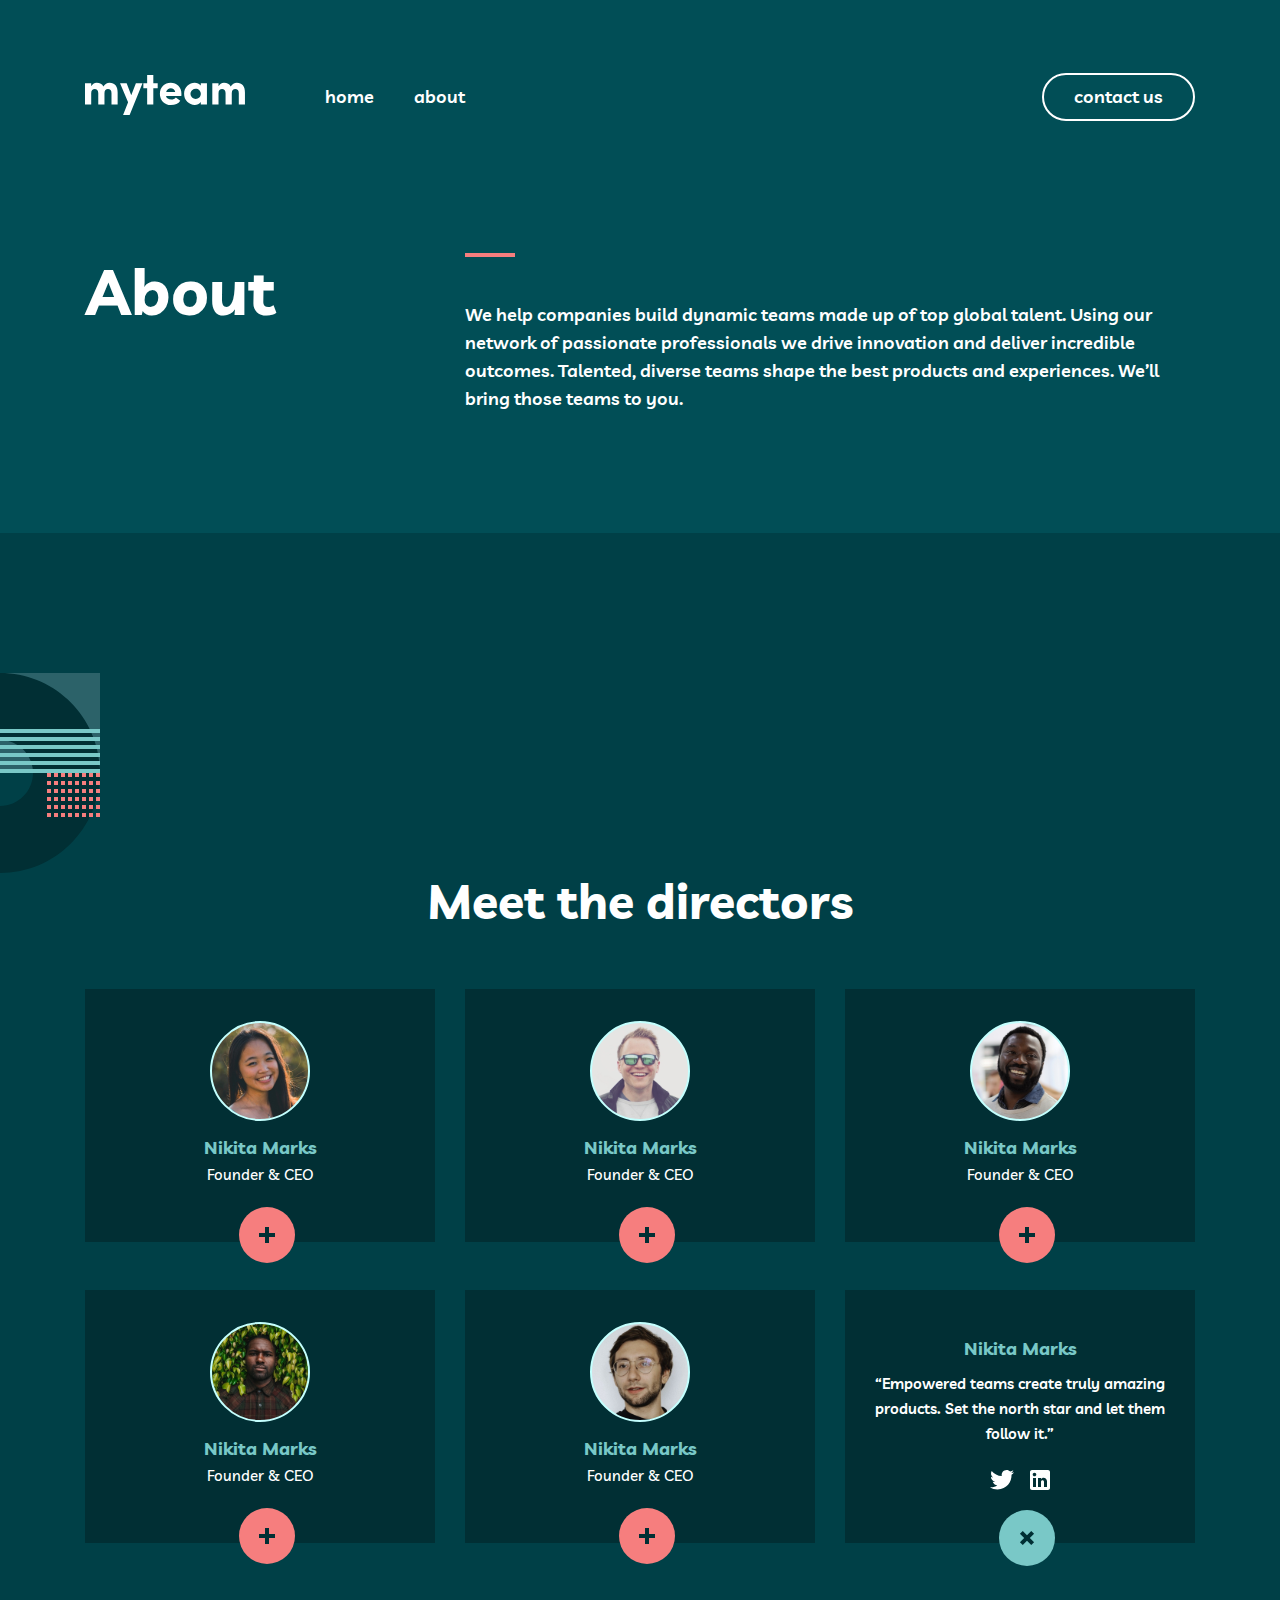
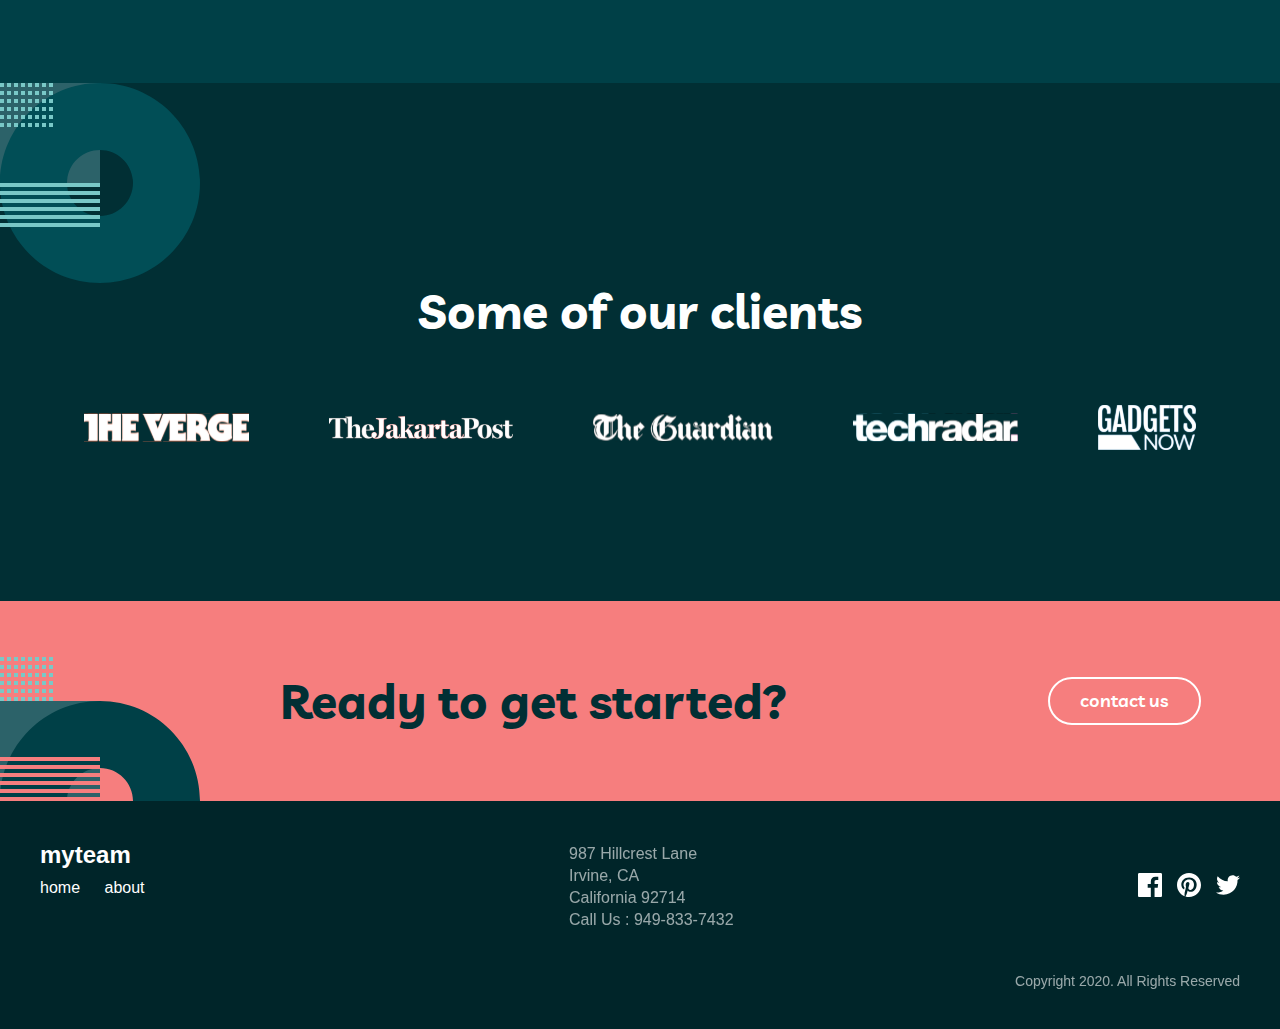
<file: pages/about.html>
<!DOCTYPE html>
<html lang="en">
  <head>
    <meta charset="UTF-8" />
    <meta name="viewport" content="width=device-width, initial-scale=1.0" />
    <title>About</title>
    <!-- css -->
    <link rel="stylesheet" href="../css/about.css" />
    <!-- font -->
    <link rel="preconnect" href="https://fonts.googleapis.com" />
    <link rel="preconnect" href="https://fonts.gstatic.com" crossorigin />
    <link
      href="https://fonts.googleapis.com/css2?family=Livvic:ital,wght@0,100;0,200;0,300;0,400;0,500;0,600;0,700;0,900;1,100;1,200;1,300;1,400;1,500;1,600;1,700;1,900&display=swap"
      rel="stylesheet"
    />
  </head>
  <body>
    <div class="container">
      <nav>
    
        <div class="navbar">
        
          <div class="logo">
            <img src="../about-imgs/logo (16).svg" alt="" />
          </div>
          <div class="navbark-links">
            <a href="../index.html" class="navbar-link">home</a>
            <a href="../pages/about.html" class="navbar-link">about</a>
          </div>
          <a href="./contact.html">
            <button class="navbar-btn">contact us</button>
          </a>
        </div>
        <div class="nav-bottom">
          <p class="nav-bottom-h2">About</p>
          <div class="nav-bottom-right">
            <img src="../about-imgs/Rectangle.svg" alt="" />
            <p class="nav-bottom-right-p">
              We help companies build dynamic teams made up of top global
              talent. Using our network of passionate professionals we drive
              innovation and deliver incredible outcomes. Talented, diverse
              teams shape the best products and experiences. We’ll bring those
              teams to you.
            </p>
          </div>
        </div>
      </nav>
      <div class="section-one">
        <img src="../about-imgs/Group 8.svg" alt="">
        <p class="section-one-h2">Meet the directors</p>
        <div class="cards">
          <div class="cards-top">
            <div class="card">
              <div class="card-img">
                <img src="../about-imgs/user-nikita.svg" alt="" />
              </div>
              <p class="card-name">Nikita Marks</p>
              <p class="card-p">Founder & CEO</p>
              <div class="card-plus">
                <img class="pluscha" src="../about-imgs/Group 13.svg" alt="" />
              </div>
            </div>
            <div class="card">
              <div class="card-img">
                <img src="../about-imgs/user-cristian.svg" alt="" />
              </div>
              <p class="card-name">Nikita Marks</p>
              <p class="card-p">Founder & CEO</p>
              <div class="card-plus">
                <img class="pluscha" src="../about-imgs/Group 13.svg" alt="" />
              </div>
            </div>
            <div class="card">
              <div class="card-img">
                <img src="../about-imgs/user-cruz.svg" alt="" />
              </div>
              <p class="card-name">Nikita Marks</p>
              <p class="card-p">Founder & CEO</p>
              <div class="card-plus">
                <img class="pluscha" src="../about-imgs/Group 13.svg" alt="" />
              </div>
            </div>
          </div>
          <div class="cards-top">
            <div class="card">
              <div class="card-img">
                <img src="../about-imgs/user-drake.svg" alt="" />
              </div>
              <p class="card-name">Nikita Marks</p>
              <p class="card-p">Founder & CEO</p>
              <div class="card-plus">
                <img class="pluscha" src="../about-imgs/Group 13.svg" alt="" />
              </div>
            </div>
            <div class="card">
              <div class="card-img">
                <img src="../about-imgs/user-griffin.svg" alt="" />
              </div>
              <p class="card-name">Nikita Marks</p>
              <p class="card-p">Founder & CEO</p>
              <div class="card-plus">
                <img class="pluscha" src="../about-imgs/Group 13.svg" alt="" />
              </div>
            </div>
            <div class="card">
              <p class="card-name">Nikita Marks</p>
              <p class="card-p1">
                “Empowered teams create truly amazing products. Set the north
                star and let them follow it.”
              </p>
              <div class="card-6-img">
                <img  src="../about-imgs/Group 16.svg" alt="">
              </div>
              <div class="card-plus">
                <img class="pluscha" src="../about-imgs/Group 13 (2).svg" alt="" />
              </div>
            </div>
          </div>
        </div>
      </div>

      <div class="section-two">
        <div class="dekaratsiyacha">
          <img src="../about-imgs/clients-bg.svg" alt="">
        </div>
        <p class="section-two-text">Some of our clients</p>
        <div class="logos">
          <img src="../about-imgs/logo-verge.svg" alt="">
          <img src="../about-imgs/logo-jakarta.svg" alt="">
          <img src="../about-imgs/Object.svg" alt="">
          <img src="../about-imgs/Object (1).svg" alt="">
          <img src="../about-imgs/Object (2).svg" alt="">
        </div>
      </div>
      <div class="section-three">
        <img  src="../about-imgs/Group 8 (1).svg" alt="">
        <div class="section-three-middle">
          <p class="section-three-middle-h2">Ready to get started?</p>
         <a href="./contact.html">
            <button class="section-three-middle-btn">contact us</button>
          </a>
        </div>
      </div>
     <!-- Footer -->
<footer class="footer">
  <div class="footer-container">
    
    <!-- Logo and links -->
    <div class="footer-left">
      <h2 class="footer-logo">myteam</h2>
      <div class="footer-nav">
        <a href="#">home</a>
        <a href="#">about</a>
      </div>
    </div>

    <!-- Contact info -->
    <div class="footer-contact">
      <p>987 Hillcrest Lane</p>
      <p>Irvine, CA</p>
      <p>California 92714</p>
      <p>Call Us : 949-833-7432</p>
    </div>

    <!-- Social Icons -->
    <div class="footer-social">
      <a href="#"><img src="../about-imgs/Path.svg" alt="Facebook" /></a>
      <a href="#"><img src="../about-imgs/Path (1).svg" alt="Pinterest" /></a>
      <a href="#"><img src="../about-imgs/Path (2).svg" alt="Twitter" /></a>
    </div>
  </div>

  <div class="footer-bottom">
    <p>Copyright 2020. All Rights Reserved</p>
  </div>
</footer>



    </div>
  </body>
</html>
</file>
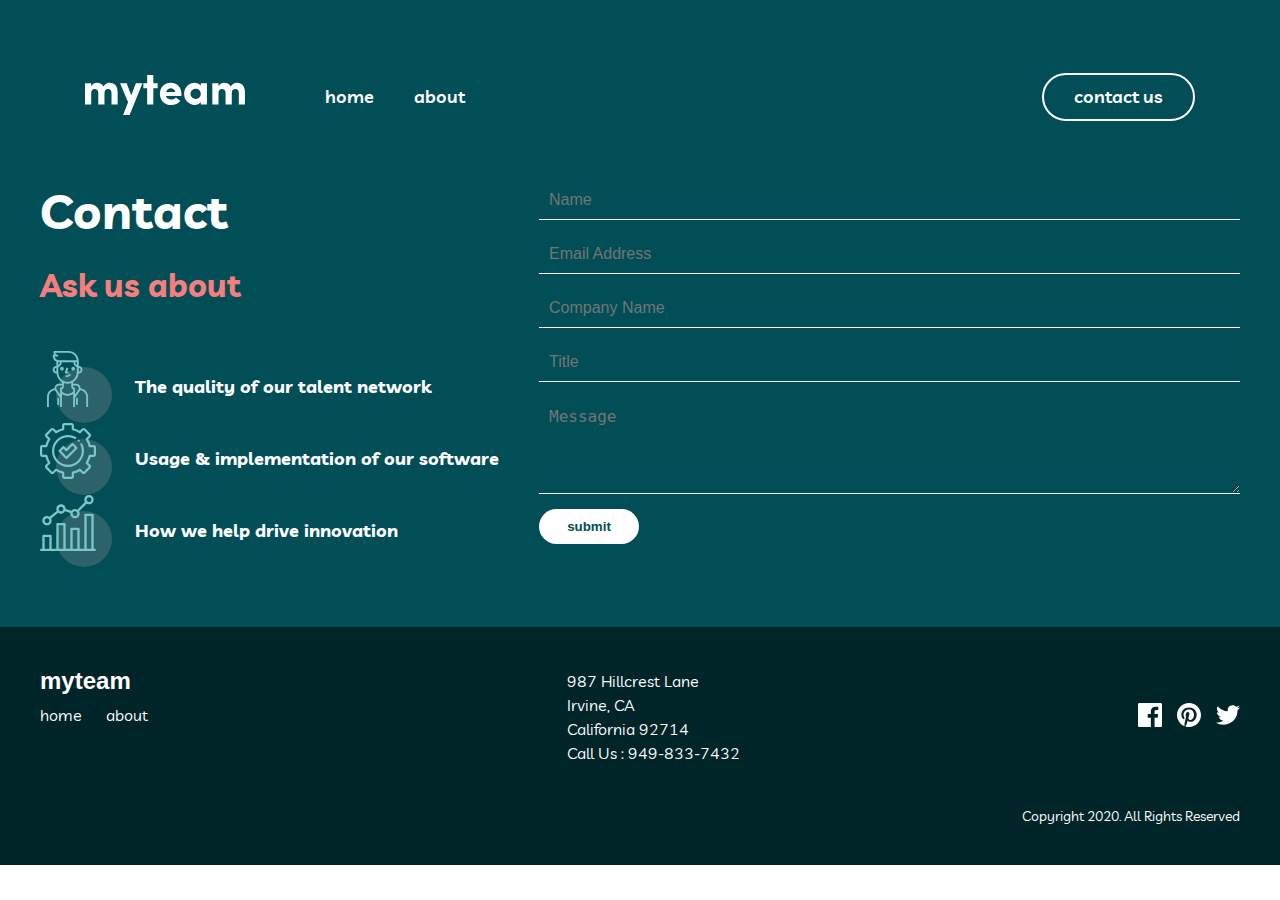
<file: pages/contact.html>
<!DOCTYPE html>
<html lang="en">
<head>
  <meta charset="UTF-8">
  <meta name="viewport" content="width=device-width, initial-scale=1.0">
  <title>Document</title>
  <link rel="stylesheet" href="../css/contact.css">
  <link rel="preconnect" href="https://fonts.googleapis.com" />
    <link rel="preconnect" href="https://fonts.gstatic.com" crossorigin />
    <link
      href="https://fonts.googleapis.com/css2?family=Livvic:ital,wght@0,100;0,200;0,300;0,400;0,500;0,600;0,700;0,900;1,100;1,200;1,300;1,400;1,500;1,600;1,700;1,900&display=swap"
      rel="stylesheet"
    />
</head>
<body>
  <div class="navbar">

    <div class="logo">
      <img src="../about-imgs/logo (16).svg" alt="" />
    </div>
    <div class="navbark-links">
      <a href="../index.html" class="navbar-link">home</a>
      <a href="../pages/about.html" class="navbar-link">about</a>
    </div>
    <a href="./contact.html">
      <button class="navbar-btn">contact us</button>
    </a>
  </div>
  
<section class="contact-section">
  <div class="contact-container">

    <div class="contact-left">
      <h1>Contact</h1>
      <h3 class="contact-subheading">Ask us about</h3>
      <div class="contact-list">
        <div class="contact-item">
          <img src="../about-imgs/Group 11.svg" alt="">
          <p>The quality of our talent network</p>
        </div>
        <div class="contact-item">
          <img src="../about-imgs/Group 12.svg" alt="">
          <p>Usage & implementation of our software</p>
        </div>
        <div class="contact-item">
          <img src="../about-imgs/Group 13 (3).svg" alt="">
          <p>How we help drive innovation</p>
        </div>
      </div>
      
    </div>

    
    <form class="contact-form">
      <input type="text" placeholder="Name" required />
      <input type="email" placeholder="Email Address" required />
      <input type="text" placeholder="Company Name" />
      <input type="text" placeholder="Title" />
      <textarea placeholder="Message" rows="4"></textarea>
      <button type="submit">submit</button>
    </form>

  </div>
</section>


<footer class="footer">
  <div class="footer-container">
    
    
    <div class="footer-left">
      <h2 class="footer-logo">myteam</h2>
      <div class="footer-nav">
        <a href="#">home</a>
        <a href="#">about</a>
      </div>
    </div>

    
    <div class="footer-contact">
      <p>987 Hillcrest Lane</p>
      <p>Irvine, CA</p>
      <p>California 92714</p>
      <p>Call Us : 949-833-7432</p>
    </div>

  
    <div class="footer-social">
      <a href="#"><img src="../about-imgs/Path.svg" alt="Facebook" /></a>
      <a href="#"><img src="../about-imgs/Path (1).svg" alt="Pinterest" /></a>
      <a href="#"><img src="../about-imgs/Path (2).svg" alt="Twitter" /></a>
    </div>
  </div>

  <div class="footer-bottom">
    <p>Copyright 2020. All Rights Reserved</p>
  </div>
</footer>

</body>
</html>
</file>
<file: css/about.css>
* {
  margin: 0;
  padding: 0;
  box-sizing: border-box;
}

html,
body {
  font-family: "Livvic", sans-serif;
  width: 100%;
  background-color: rgb(0, 0, 0);
}

:root {
  --text-light: rgba(255, 255, 255, 1);
}

nav {
  background-color: rgb(1, 78, 86);
}

.navbar {
  padding-top: 73px;
  display: flex;
  align-items: center;
  justify-content: center;
}

.navbar-link {
  font-family: Livvic;
  font-weight: 600;
  font-size: 18px;
  line-height: 28px;
  letter-spacing: 0px;
  color: var(--text-light);
  text-decoration: none;
}

.navbark-links {
  display: flex;
  gap: 40px;
  padding-left: 80px;
}

.navbar-btn {
  margin-left: 577px;
  font-family: Livvic;
  font-weight: 600;
  font-size: 18px;
  line-height: 28px;
  letter-spacing: 0px;
  width: 153px;
  height: 48px;
  top: 73px;
  left: 1122px;
  background: none;
  color: var(--text-light);
  border: 2px solid var(--text-light);
  border-radius: 30px;
}

.nav-bottom {
  padding-top: 120px;
  display: flex;
  gap: 190px;
  justify-content: center;
}

.nav-bottom-h2 {
  color: var(--text-light);
  max-width: 350px;
  font-family: Livvic;
  font-weight: 700;
  font-size: 64px;
  line-height: 100px;
  letter-spacing: 0px;
}

.nav-bottom-right-p {
  font-family: Livvic;
  font-weight: 600;
  font-size: 18px;
  line-height: 28px;
  letter-spacing: 0px;
  max-width: 730px;
  height: 112px;
  color: var(--text-light);
  margin-top: 40px;
  margin-bottom: 120px;
}

.section-one {
  background-color: rgb(0, 64, 71);
  padding: 140px 0;
  background-repeat: no-repeat;
  background-size: cover;
}

.section-one-h2 {
  font-family: Livvic;
  font-weight: 700;
  font-size: 48px;
  line-height: 48px;
  letter-spacing: 0px;
  text-align: center;
  color: var(--text-light);
}

.cards {
  padding-top: 64px;
  display: flex;
  flex-direction: column;
  gap: 48px;
}

.card {
  background-color: rgb(1, 47, 52);
  width: 350px;
  height: 253px;
  padding: 32px 24px 56px;
}

.card-img {
  display: flex;
  justify-content: center;
}

.card-name {
  padding-top: 13px;
  font-family: Livvic;
  font-weight: 700;
  font-size: 18px;
  line-height: 28px;
  letter-spacing: 0px;
  text-align: center;
  color: rgb(121, 200, 199);
}

.card-p {
  color: var(--text-light);
  font-family: Livvic;
  font-weight: 500;
  font-size: 15px;
  line-height: 25px;
  letter-spacing: 0px;
  text-align: center;
}

.card-plus {
  position: relative;
}

.pluscha {
  position: absolute;
  width: 56px;
  height: 56px;
  top: 20px;
  left: 130px;
}

.cards-top {
  display: flex;
  gap: 30px;
  justify-content: center;
}

.card-6-img {
  padding-top: 24px;
  display: flex;
  justify-content: center;
}

.card-p1 {
  padding-top: 8px;
  font-family: Livvic;
  font-weight: 600;
  font-size: 15px;
  line-height: 25px;
  letter-spacing: 0px;
  text-align: center;
  color: var(--text-light);
}

.section-two-text {
  font-family: Livvic;
  font-weight: 700;
  font-size: 48px;
  line-height: 48px;
  letter-spacing: 0px;
  text-align: center;
  color: var(--text-light);
}

.section-two {
  background-color: rgb(1, 47, 52);
}

.navbar {
  position: relative;
}

.navbar-decoraatsia-1 {
  position: absolute;
  top: 317px;
  left: 1340px;
  z-index: 1;
}

.logos {
  padding-top: 70px;
  padding-bottom: 151px;
  display: flex;
  gap: 80px;
  justify-content: center;
}

.section-three img {
  padding-top: 56px;
}

.section-three {
  background-color: rgb(246, 126, 126);
  display: flex;
}

.section-three-middle-h2 {
  font-family: Livvic;
  font-weight: 700;
  font-size: 48px;
  line-height: 48px;
  letter-spacing: 0px;
  color: rgb(1, 47, 52);
}

.section-three-middle {
  display: flex;
  margin: 0 auto;
  align-items: center;
  gap: 260px;
}

.section-three-middle-btn {
  font-family: Livvic;
  font-weight: 600;
  font-size: 18px;
  line-height: 28px;
  letter-spacing: 0px;
  width: 153px;
  height: 48px;
  background: none;
  color: var(--text-light);
  border: 2px solid var(--text-light);
  border-radius: 30px;
}

.footer {
  background-color: rgb(0, 37, 41);
  color: white;
  padding: 40px 20px;
  font-family: Arial, sans-serif;
}

.footer-container {
  max-width: 1200px;
  margin: auto;
  display: flex;
  justify-content: space-between;
  flex-wrap: wrap;
  gap: 40px;
}

.footer-logo {
  font-size: 24px;
  margin-bottom: 10px;
}

.footer-nav a {
  color: white;
  margin-right: 20px;
  text-decoration: none;
}

.footer-contact p {
  margin: 4px 0;
  opacity: 0.6;
}

.footer-social {
  display: flex;
  align-items: center;
  gap: 15px;
}

.footer-social img {
  width: 24px;
  height: 24px;
}

.footer-bottom {
  max-width: 1200px;
  margin: 40px auto 0 auto;
  text-align: right;
  font-size: 14px;
  opacity: 0.6;
}
</file>
<file: css/contact.css>
* {
  margin: 0;
  padding: 0;
  box-sizing: border-box;
}

html, body {
  font-family: "Livvic", sans-serif;
}

:root {
  --text-light: rgba(255, 255, 255, 1);
}

.contact-section {
  background-color: #014e56;
  color: white;
  padding: 60px 20px;
}

.contact-container {
  max-width: 1200px;
  margin: auto;
  display: flex;
  flex-wrap: wrap;
  justify-content: space-between;
  gap: 40px;
}

.contact-left h1 {
  font-size: 48px;
  margin-bottom: 10px;
}

.contact-subheading {
  color: #f67e7e;
  margin: 20px 0 10px;
  font-family: Livvic;
  font-weight: 700;
  font-size: 32px;
  line-height: 48px;
  letter-spacing: 0px;
}

.contact-list {
  padding-top: 32px;
  list-style: none;
  padding-left: 0;
}

.contact-item p {
  margin: 12px 0;
  font-family: Livvic;
  font-weight: 700;
  font-size: 18px;
  line-height: 28px;
  letter-spacing: 0px;
}

.contact-item {
  display: flex;
  align-items: center;
  gap: 23px;
}

.contact-form {
  flex: 1;
  min-width: 300px;
  display: flex;
  flex-direction: column;
  gap: 15px;
}

.contact-form input,
.contact-form textarea {
  padding: 10px;
  border: none;
  border-bottom: 1px solid white;
  background-color: transparent;
  color: white;
  font-size: 16px;
}

.contact-form input:focus,
.contact-form textarea:focus {
  outline: none;
}

.contact-form button {
  width: 100px;
  padding: 10px;
  border-radius: 20px;
  background-color: white;
  color: #014e56;
  border: none;
  font-weight: bold;
  cursor: pointer;
  transition: background-color 0.3s ease;
}

.contact-form button:hover {
  background-color: black;
  color: white;
}

.footer {
  background-color: #002529;
  color: white;
  padding: 40px 20px;
}

.footer-container {
  max-width: 1200px;
  margin: auto;
  display: flex;
  justify-content: space-between;
  flex-wrap: wrap;
  gap: 40px;
}

.footer-logo {
  font-family: "Arial Black", sans-serif;
  font-size: 24px;
  margin-bottom: 10px;
}

.footer-nav a {
  color: white;
  margin-right: 20px;
  text-decoration: none;
}

.footer-nav a:hover {
  text-decoration: underline;
}

.footer-contact p {
  margin: 4px 0;
}

.footer-social {
  display: flex;
  align-items: center;
  gap: 15px;
}

.footer-social img {
  width: 24px;
  height: 24px;
}

.footer-bottom {
  max-width: 1200px;
  margin: 40px auto 0 auto;
  text-align: right;
  font-size: 14px;
}

.navbar {
  background-color: rgb(1, 78, 86);
  padding-top: 73px;
  display: flex;
  align-items: center;
  justify-content: center;
}

.navbar-link {
  font-family: Livvic;
  font-weight: 600;
  font-size: 18px;
  line-height: 28px;
  letter-spacing: 0px;
  color: var(--text-light);
  text-decoration: none;
}

.navbark-links {
  display: flex;
  gap: 40px;
  padding-left: 80px;
}

.navbar-btn {
  margin-left: 577px;
  font-family: Livvic;
  font-weight: 600;
  font-size: 18px;
  line-height: 28px;
  letter-spacing: 0px;
  width: 153px;
  height: 48px;
  top: 73px;
  left: 1122px;
  background: none;
  color: var(--text-light);
  border: 2px solid var(--text-light);
  border-radius: 30px;
}
</file>
